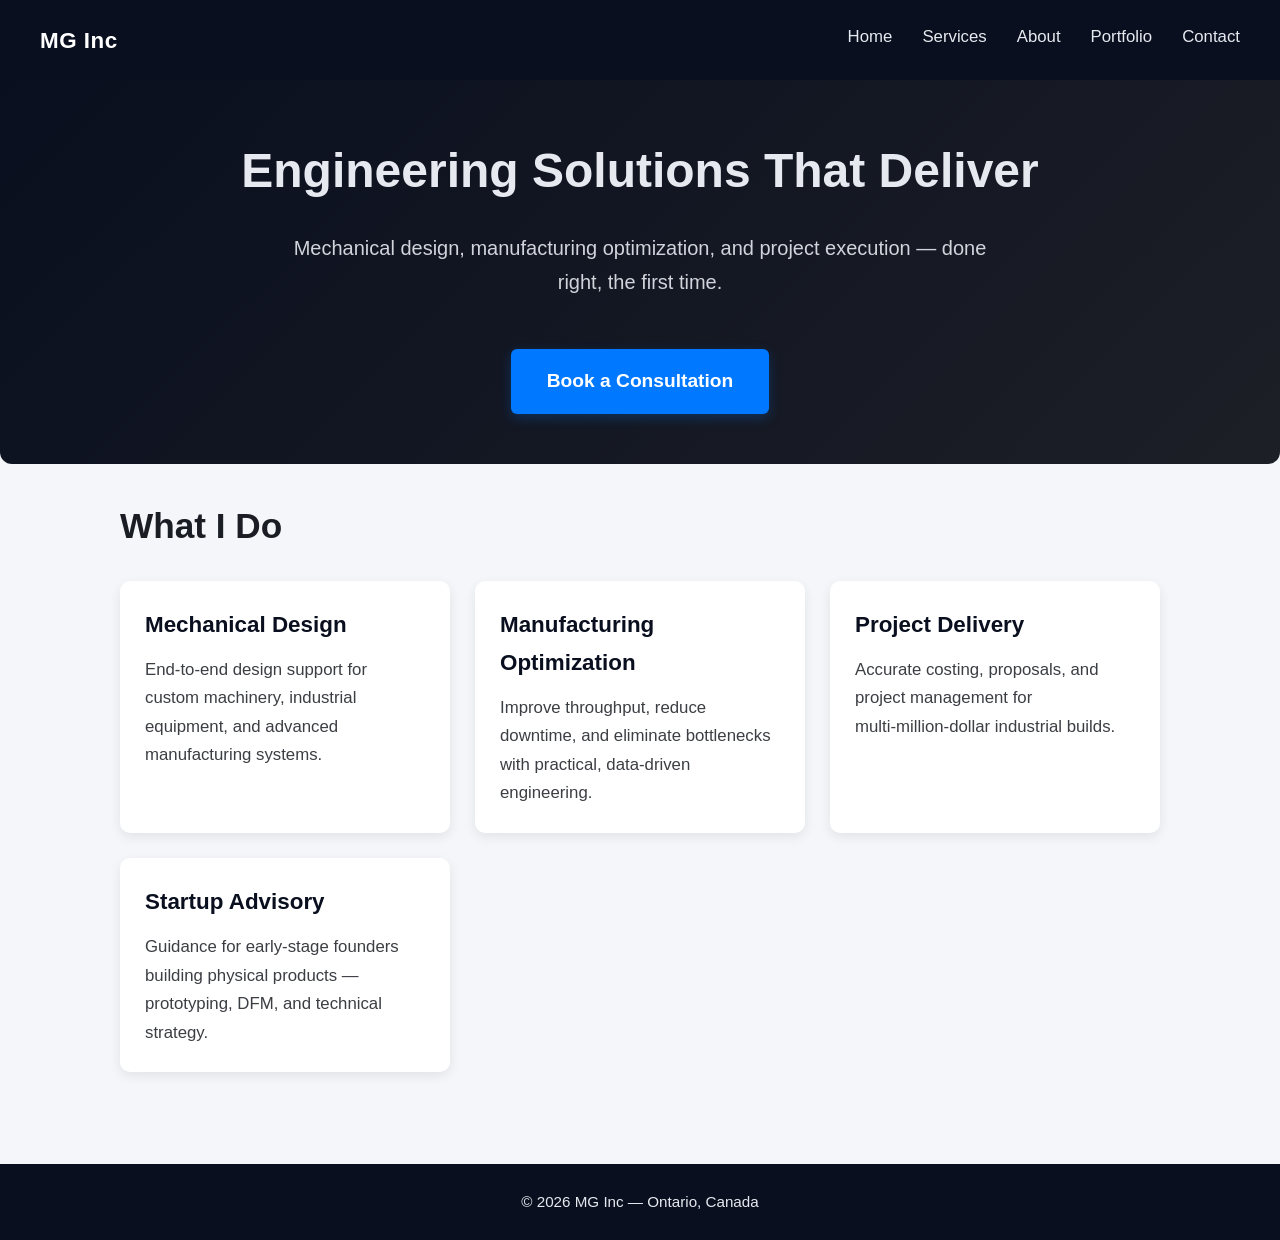
<file: index.html>
<!DOCTYPE html>
<html lang="en">
<head>
  <meta charset="UTF-8">
  <title>MG Inc</title>
  <link rel="stylesheet" href="styles.css">
</head>
<body>
  <div id="nav-placeholder"></div>

  <script>
    fetch("/partials/nav.html")
      .then(response => response.text())
      .then(data => {
        document.getElementById("nav-placeholder").innerHTML = data;
      });
  </script>
<section class="hero">
  <h1>Engineering Solutions That Deliver</h1>
  <p>Mechanical design, manufacturing optimization, and project execution — done right, the first time.</p>
  <a class="btn" href="/contact">Book a Consultation</a>
</section>

<section class="section">
  <h2>What I Do</h2>

  <div class="cards">
    <div class="card">
      <h3>Mechanical Design</h3>
      <p>End‑to‑end design support for custom machinery, industrial equipment, and advanced manufacturing systems.</p>
    </div>

    <div class="card">
      <h3>Manufacturing Optimization</h3>
      <p>Improve throughput, reduce downtime, and eliminate bottlenecks with practical, data‑driven engineering.</p>
    </div>

    <div class="card">
      <h3>Project Delivery</h3>
      <p>Accurate costing, proposals, and project management for multi‑million‑dollar industrial builds.</p>
    </div>

    <div class="card">
      <h3>Startup Advisory</h3>
      <p>Guidance for early‑stage founders building physical products — prototyping, DFM, and technical strategy.</p>
    </div>
  </div>
</section>

<footer>
  © 2026 MG Inc — Ontario, Canada
</footer>

</body>
</html>
</file>
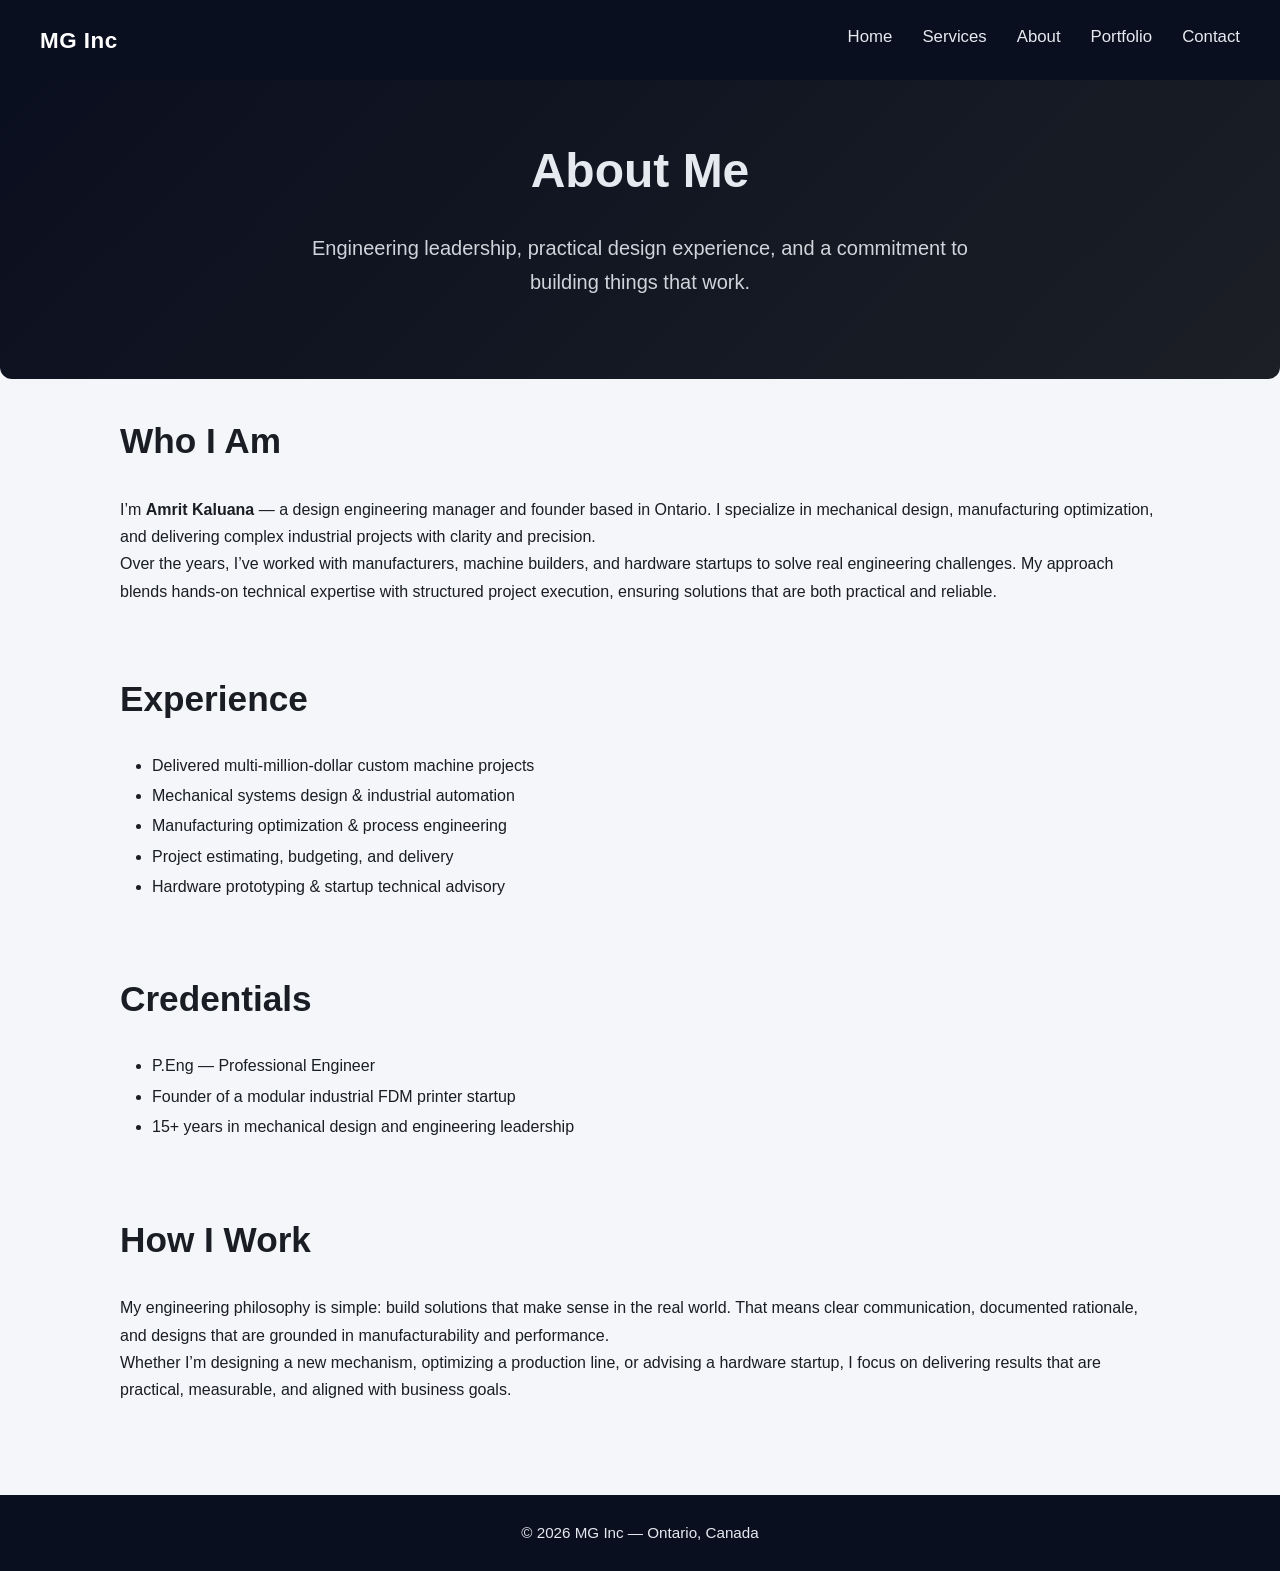
<file: about/index.html>
<!DOCTYPE html>
<html lang="en">
<head>
  <meta charset="UTF-8">
  <title>About — MG Inc</title>
  <link rel="stylesheet" href="../styles.css">
</head>
<body>

  <div id="nav-placeholder"></div>

  <script>
    fetch("/partials/nav.html")
      .then(response => response.text())
      .then(data => {
        document.getElementById("nav-placeholder").innerHTML = data;
      });
  </script>
  
<section class="hero">
  <h1>About Me</h1>
  <p>Engineering leadership, practical design experience, and a commitment to building things that work.</p>
</section>

<section class="section">
  <h2>Who I Am</h2>
  <p>
    I’m <strong>Amrit Kaluana</strong> — a design engineering manager and founder based in Ontario.
    I specialize in mechanical design, manufacturing optimization, and delivering complex industrial projects with clarity and precision.
  </p>

  <p>
    Over the years, I’ve worked with manufacturers, machine builders, and hardware startups to solve real engineering challenges.
    My approach blends hands‑on technical expertise with structured project execution, ensuring solutions that are both practical and reliable.
  </p>
</section>

<section class="section">
  <h2>Experience</h2>
  <ul class="service-list">
    <li>Delivered multi‑million‑dollar custom machine projects</li>
    <li>Mechanical systems design & industrial automation</li>
    <li>Manufacturing optimization & process engineering</li>
    <li>Project estimating, budgeting, and delivery</li>
    <li>Hardware prototyping & startup technical advisory</li>
  </ul>
</section>

<section class="section">
  <h2>Credentials</h2>
  <ul class="service-list">
    <li>P.Eng — Professional Engineer</li>
    <li>Founder of a modular industrial FDM printer startup</li>
    <li>15+ years in mechanical design and engineering leadership</li>
  </ul>
</section>

<section class="section">
  <h2>How I Work</h2>
  <p>
    My engineering philosophy is simple: build solutions that make sense in the real world.
    That means clear communication, documented rationale, and designs that are grounded in manufacturability and performance.
  </p>

  <p>
    Whether I’m designing a new mechanism, optimizing a production line, or advising a hardware startup,
    I focus on delivering results that are practical, measurable, and aligned with business goals.
  </p>
</section>

<footer>
  © 2026 MG Inc — Ontario, Canada
</footer>

</body>
</html>
</file>
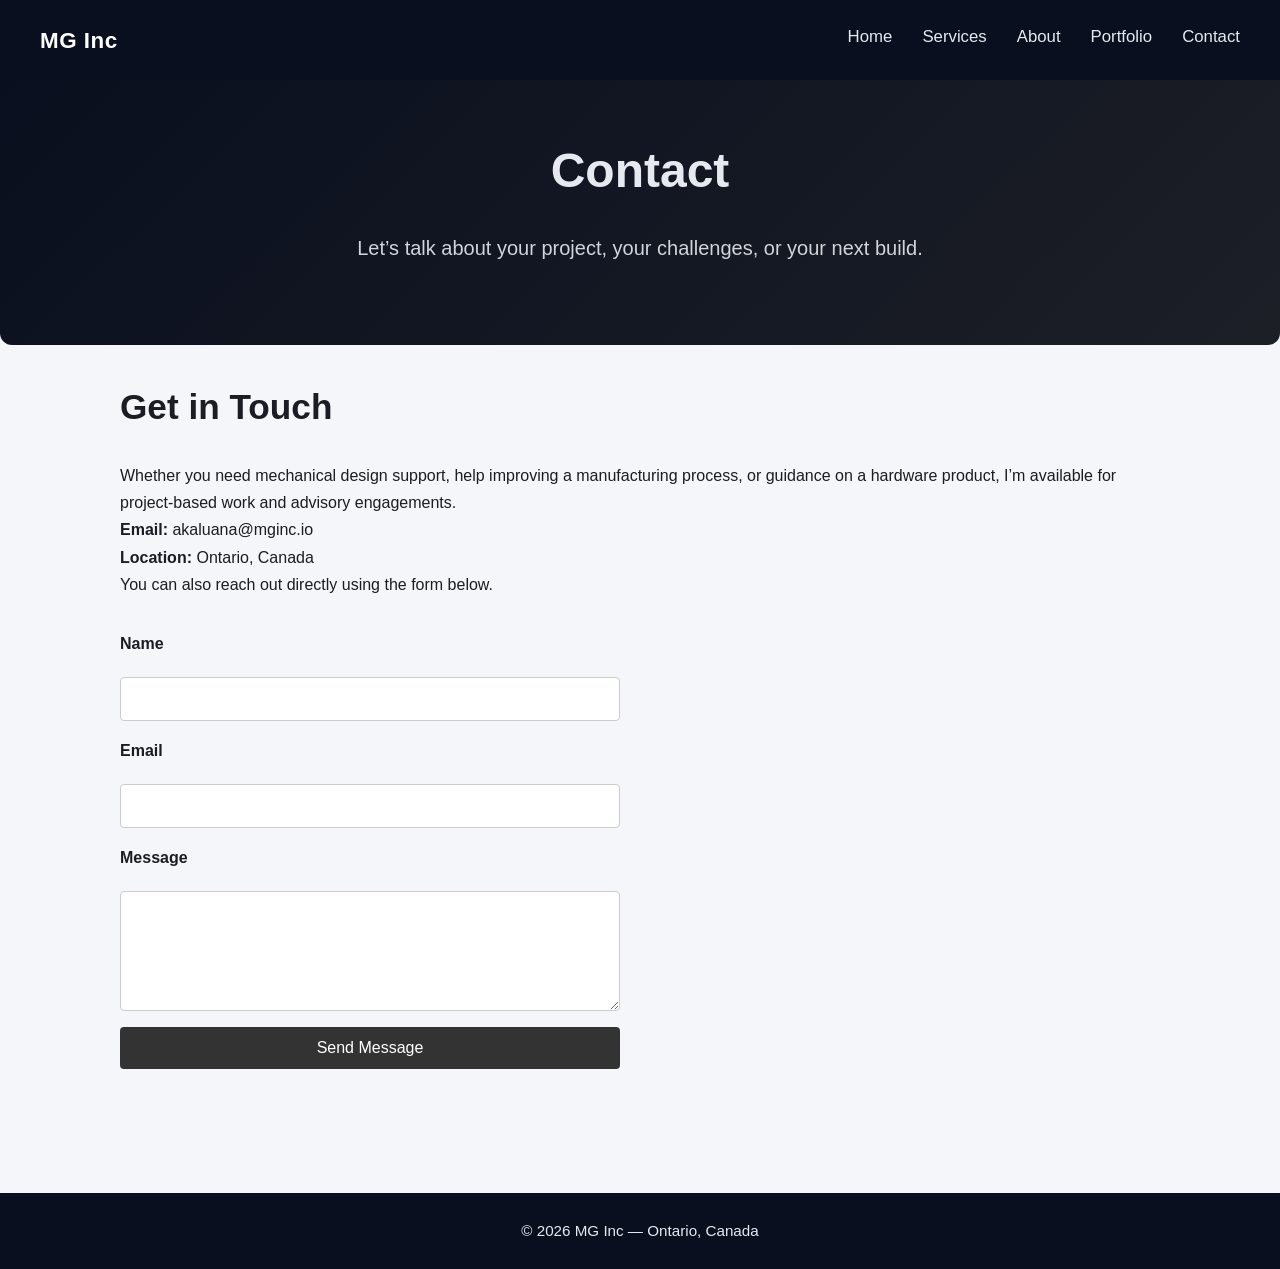
<file: contact/index.html>
<!DOCTYPE html>
<html lang="en">
<head>
  <meta charset="UTF-8">
  <title>Contact — MG Inc</title>
  <link rel="stylesheet" href="../styles.css">

  <style>
    .contact-form {
      max-width: 500px;
      margin: 2rem 0;
      display: flex;
      flex-direction: column;
      gap: 1rem;
    }

    .contact-form label {
      font-weight: 600;
      margin-bottom: 0.25rem;
    }

    .contact-form input,
    .contact-form textarea {
      width: 100%;
      padding: 0.75rem;
      border: 1px solid #ccc;
      border-radius: 4px;
      font-size: 1rem;
      font-family: inherit;
    }

    .contact-form textarea {
      resize: vertical;
      min-height: 120px;
    }

    .contact-form button {
      padding: 0.75rem 1.25rem;
      background: #333;
      color: #fff;
      border: none;
      border-radius: 4px;
      cursor: pointer;
      font-size: 1rem;
      transition: background 0.2s ease;
    }

    .contact-form button:hover {
      background: #555;
    }
  </style>
</head>

<body>

  <div id="nav-placeholder"></div>

  <script>
    fetch("/partials/nav.html")
      .then(response => response.text())
      .then(data => {
        document.getElementById("nav-placeholder").innerHTML = data;
      });
  </script>
  

<section class="hero">
  <h1>Contact</h1>
  <p>Let’s talk about your project, your challenges, or your next build.</p>
</section>

<section class="section">
  <h2>Get in Touch</h2>
  <p>
    Whether you need mechanical design support, help improving a manufacturing process,
    or guidance on a hardware product, I’m available for project-based work and advisory engagements.
  </p>

  <p><strong>Email:</strong> akaluana@mginc.io</p>
  <p><strong>Location:</strong> Ontario, Canada</p>

  <p>
    You can also reach out directly using the form below.
  </p>

  <!-- Success message (hidden by default) -->
  <div id="form-success" style="
    display:none;
    padding: 1rem;
    margin-top: 1rem;
    background: #e6ffed;
    border: 1px solid #b2f5c0;
    color: #1a7f37;
    border-radius: 4px;
    font-weight: 600;
  ">
    Message sent successfully — I’ll get back to you shortly.
  </div>
  
  <form id="contactForm" action="https://api.web3forms.com/submit" method="POST" class="contact-form">
    <input type="hidden" name="access_key" value="f027fa6f-e136-473f-8d67-c929f336b76c">
  
    <!-- Prevent Web3Forms redirect -->
    <input type="hidden" name="redirect" value="false">
  
    <label for="name">Name</label>
    <input type="text" id="name" name="name" required>
  
    <label for="email">Email</label>
    <input type="email" id="email" name="email" required>
  
    <label for="message">Message</label>
    <textarea id="message" name="message" required></textarea>
  
    <button type="submit">Send Message</button>
  </form>
  
  <script>
    const form = document.getElementById('contactForm');
    const successBox = document.getElementById('form-success');
  
    form.addEventListener('submit', async (e) => {
      e.preventDefault(); // stop page reload
  
      const formData = new FormData(form);
  
      const response = await fetch(form.action, {
        method: 'POST',
        body: formData
      });
  
      if (response.ok) {
        successBox.style.display = 'block';
        form.reset();
  
        setTimeout(() => {
          successBox.style.display = 'none';
        }, 5000);
      } else {
        alert('Something went wrong. Please try again.');
      }
    });
  </script>
  
</section>

<footer>
  © 2026 MG Inc — Ontario, Canada
</footer>

</body>
</html>
</file>
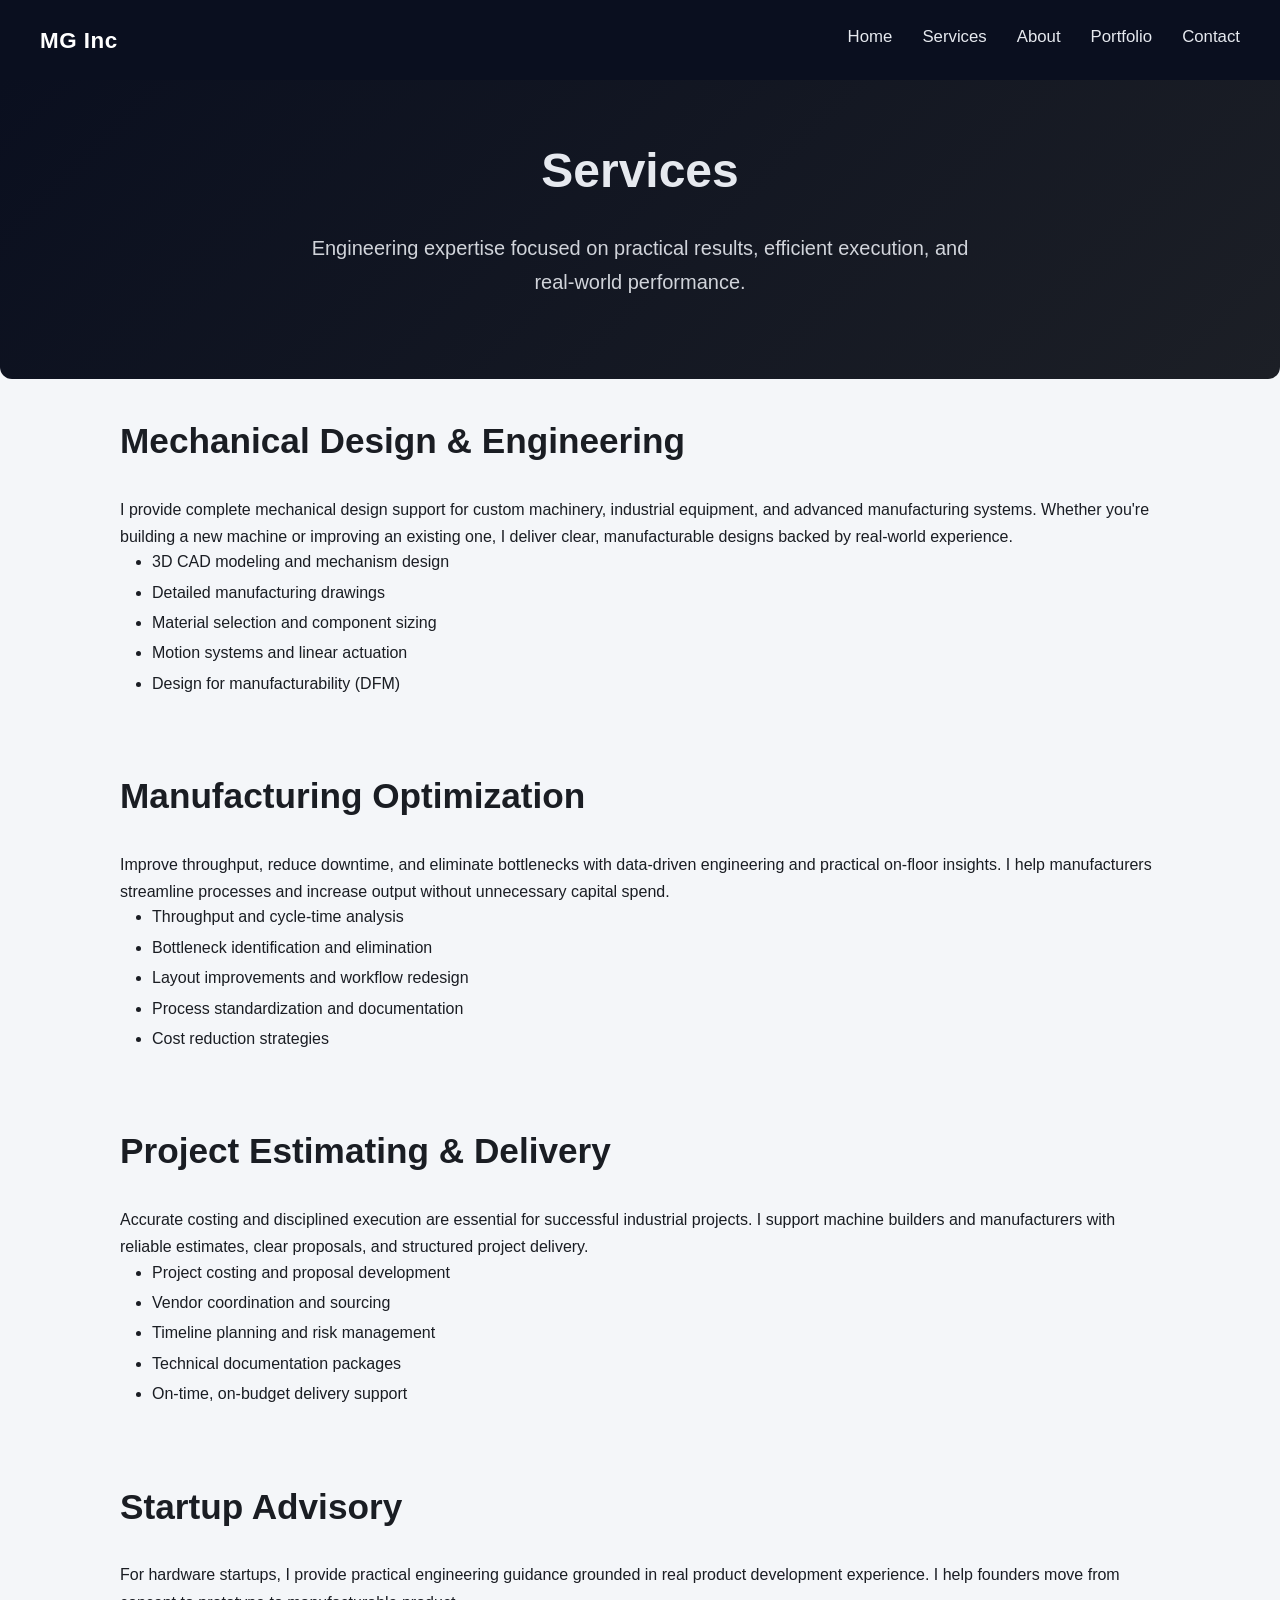
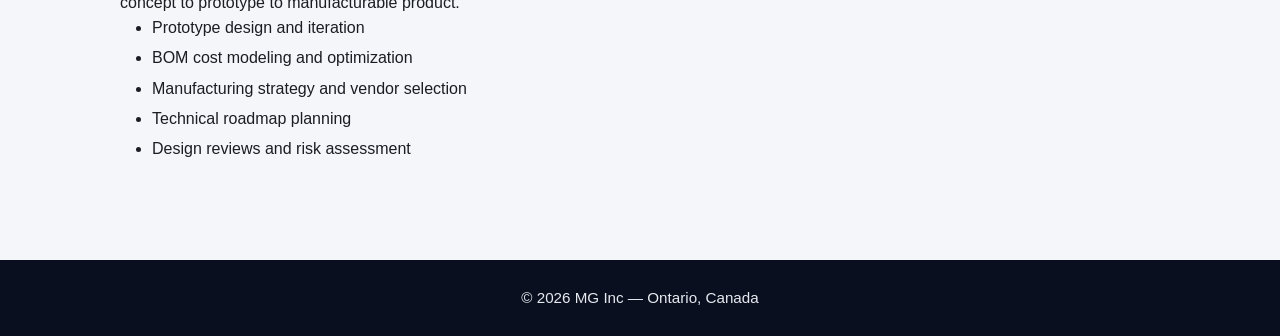
<file: services/index.html>
<!DOCTYPE html>
<html lang="en">
<head>
  <meta charset="UTF-8">
  <title>Services — MG Inc</title>
  <link rel="stylesheet" href="../styles.css">
</head>
<body>

  <div id="nav-placeholder"></div>

  <script>
    fetch("/partials/nav.html")
      .then(response => response.text())
      .then(data => {
        document.getElementById("nav-placeholder").innerHTML = data;
      });
  </script>
  
<section class="hero">
  <h1>Services</h1>
  <p>Engineering expertise focused on practical results, efficient execution, and real-world performance.</p>
</section>

<section class="section">
  <h2>Mechanical Design & Engineering</h2>
  <p>
    I provide complete mechanical design support for custom machinery, industrial equipment, and advanced manufacturing systems.
    Whether you're building a new machine or improving an existing one, I deliver clear, manufacturable designs backed by real-world experience.
  </p>

  <ul class="service-list">
    <li>3D CAD modeling and mechanism design</li>
    <li>Detailed manufacturing drawings</li>
    <li>Material selection and component sizing</li>
    <li>Motion systems and linear actuation</li>
    <li>Design for manufacturability (DFM)</li>
  </ul>
</section>

<section class="section">
  <h2>Manufacturing Optimization</h2>
  <p>
    Improve throughput, reduce downtime, and eliminate bottlenecks with data-driven engineering and practical on-floor insights.
    I help manufacturers streamline processes and increase output without unnecessary capital spend.
  </p>

  <ul class="service-list">
    <li>Throughput and cycle-time analysis</li>
    <li>Bottleneck identification and elimination</li>
    <li>Layout improvements and workflow redesign</li>
    <li>Process standardization and documentation</li>
    <li>Cost reduction strategies</li>
  </ul>
</section>

<section class="section">
  <h2>Project Estimating & Delivery</h2>
  <p>
    Accurate costing and disciplined execution are essential for successful industrial projects.
    I support machine builders and manufacturers with reliable estimates, clear proposals, and structured project delivery.
  </p>

  <ul class="service-list">
    <li>Project costing and proposal development</li>
    <li>Vendor coordination and sourcing</li>
    <li>Timeline planning and risk management</li>
    <li>Technical documentation packages</li>
    <li>On-time, on-budget delivery support</li>
  </ul>
</section>

<section class="section">
  <h2>Startup Advisory</h2>
  <p>
    For hardware startups, I provide practical engineering guidance grounded in real product development experience.
    I help founders move from concept to prototype to manufacturable product.
  </p>

  <ul class="service-list">
    <li>Prototype design and iteration</li>
    <li>BOM cost modeling and optimization</li>
    <li>Manufacturing strategy and vendor selection</li>
    <li>Technical roadmap planning</li>
    <li>Design reviews and risk assessment</li>
  </ul>
</section>

<footer>
  © 2026 MG Inc — Ontario, Canada
</footer>

</body>
</html>
</file>
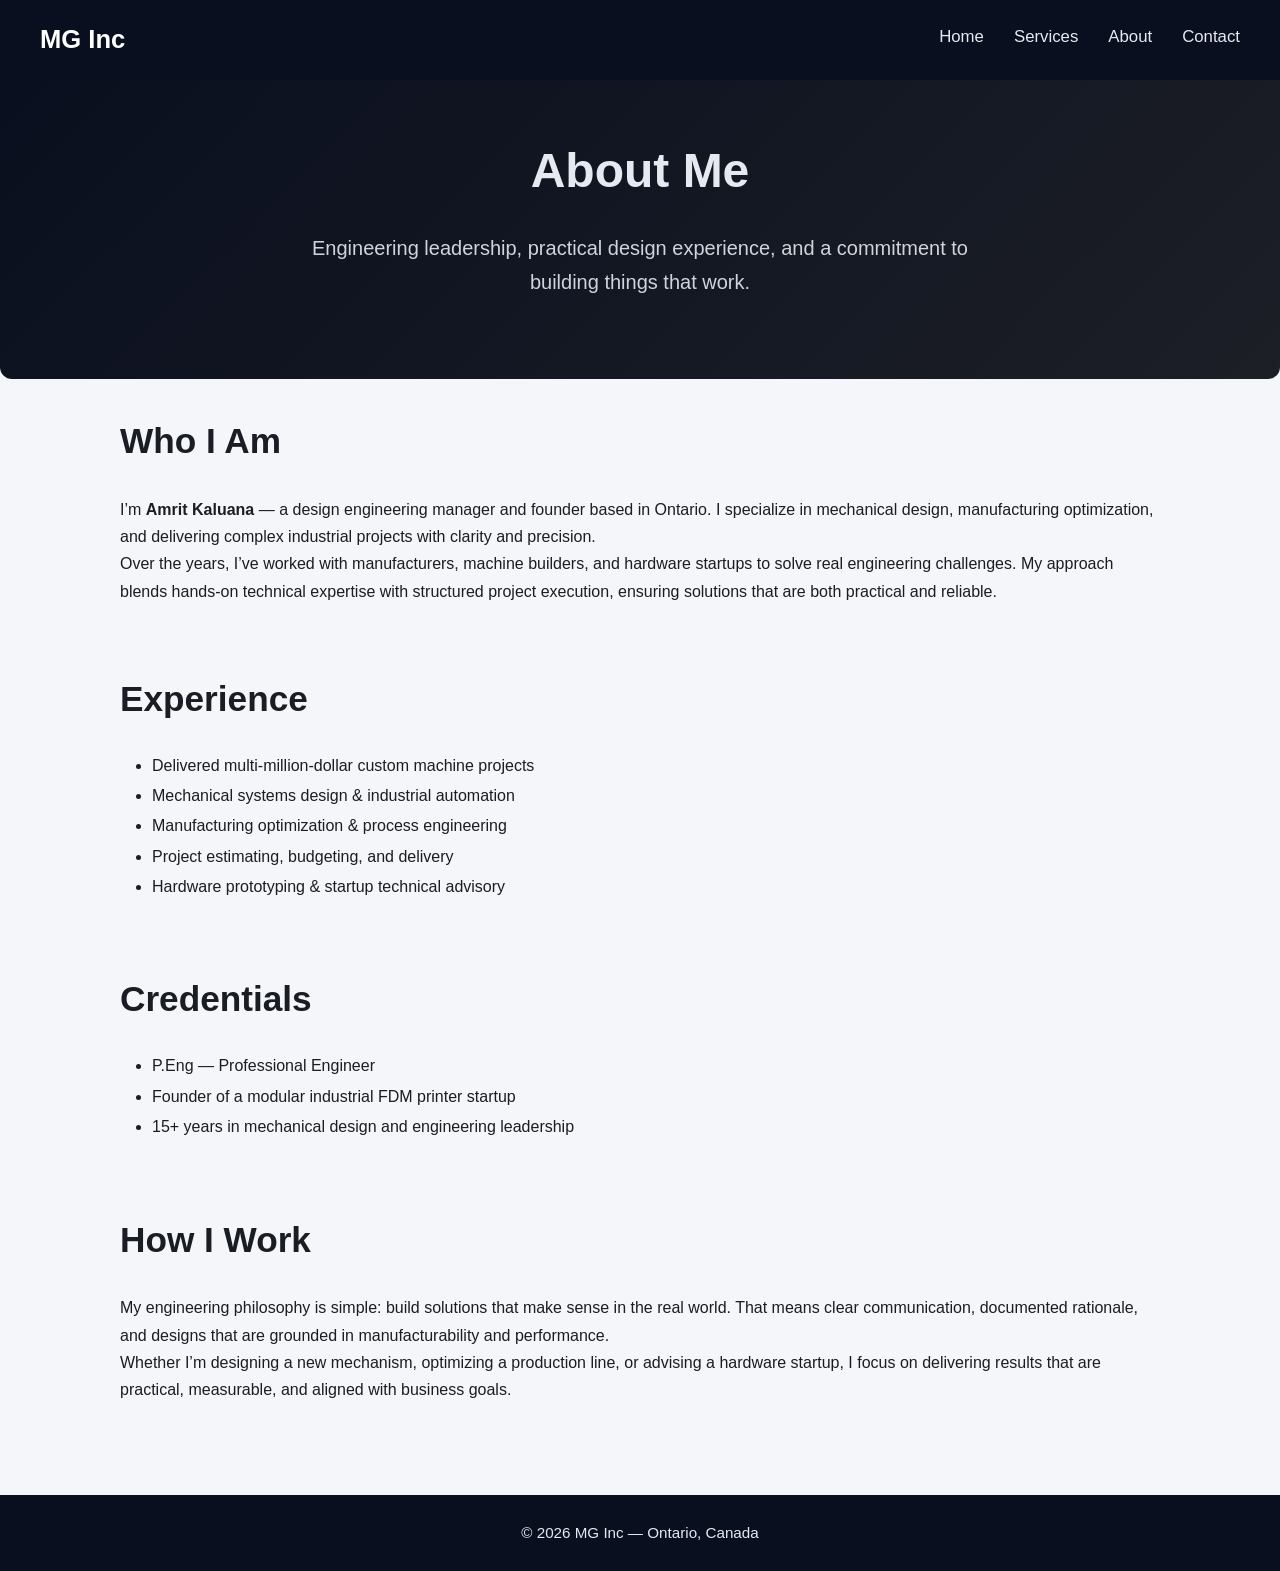
<file: about.html>
<!DOCTYPE html>
<html lang="en">
<head>
  <meta charset="UTF-8">
  <title>About — MG Inc</title>
  <link rel="stylesheet" href="styles.css">
</head>
<body>

<nav>
  <div class="logo">MG Inc</div>
  <ul>
    <li><a href="index.html">Home</a></li>
    <li><a href="services.html">Services</a></li>
    <li><a href="about.html">About</a></li>
    <li><a href="contact.html">Contact</a></li>
  </ul>
</nav>

<section class="hero">
  <h1>About Me</h1>
  <p>Engineering leadership, practical design experience, and a commitment to building things that work.</p>
</section>

<section class="section">
  <h2>Who I Am</h2>
  <p>
    I’m <strong>Amrit Kaluana</strong> — a design engineering manager and founder based in Ontario.
    I specialize in mechanical design, manufacturing optimization, and delivering complex industrial projects with clarity and precision.
  </p>

  <p>
    Over the years, I’ve worked with manufacturers, machine builders, and hardware startups to solve real engineering challenges.
    My approach blends hands‑on technical expertise with structured project execution, ensuring solutions that are both practical and reliable.
  </p>
</section>

<section class="section">
  <h2>Experience</h2>
  <ul class="service-list">
    <li>Delivered multi‑million‑dollar custom machine projects</li>
    <li>Mechanical systems design & industrial automation</li>
    <li>Manufacturing optimization & process engineering</li>
    <li>Project estimating, budgeting, and delivery</li>
    <li>Hardware prototyping & startup technical advisory</li>
  </ul>
</section>

<section class="section">
  <h2>Credentials</h2>
  <ul class="service-list">
    <li>P.Eng — Professional Engineer</li>
    <li>Founder of a modular industrial FDM printer startup</li>
    <li>15+ years in mechanical design and engineering leadership</li>
  </ul>
</section>

<section class="section">
  <h2>How I Work</h2>
  <p>
    My engineering philosophy is simple: build solutions that make sense in the real world.
    That means clear communication, documented rationale, and designs that are grounded in manufacturability and performance.
  </p>

  <p>
    Whether I’m designing a new mechanism, optimizing a production line, or advising a hardware startup,
    I focus on delivering results that are practical, measurable, and aligned with business goals.
  </p>
</section>

<footer>
  © 2026 MG Inc — Ontario, Canada
</footer>

</body>
</html>
</file>
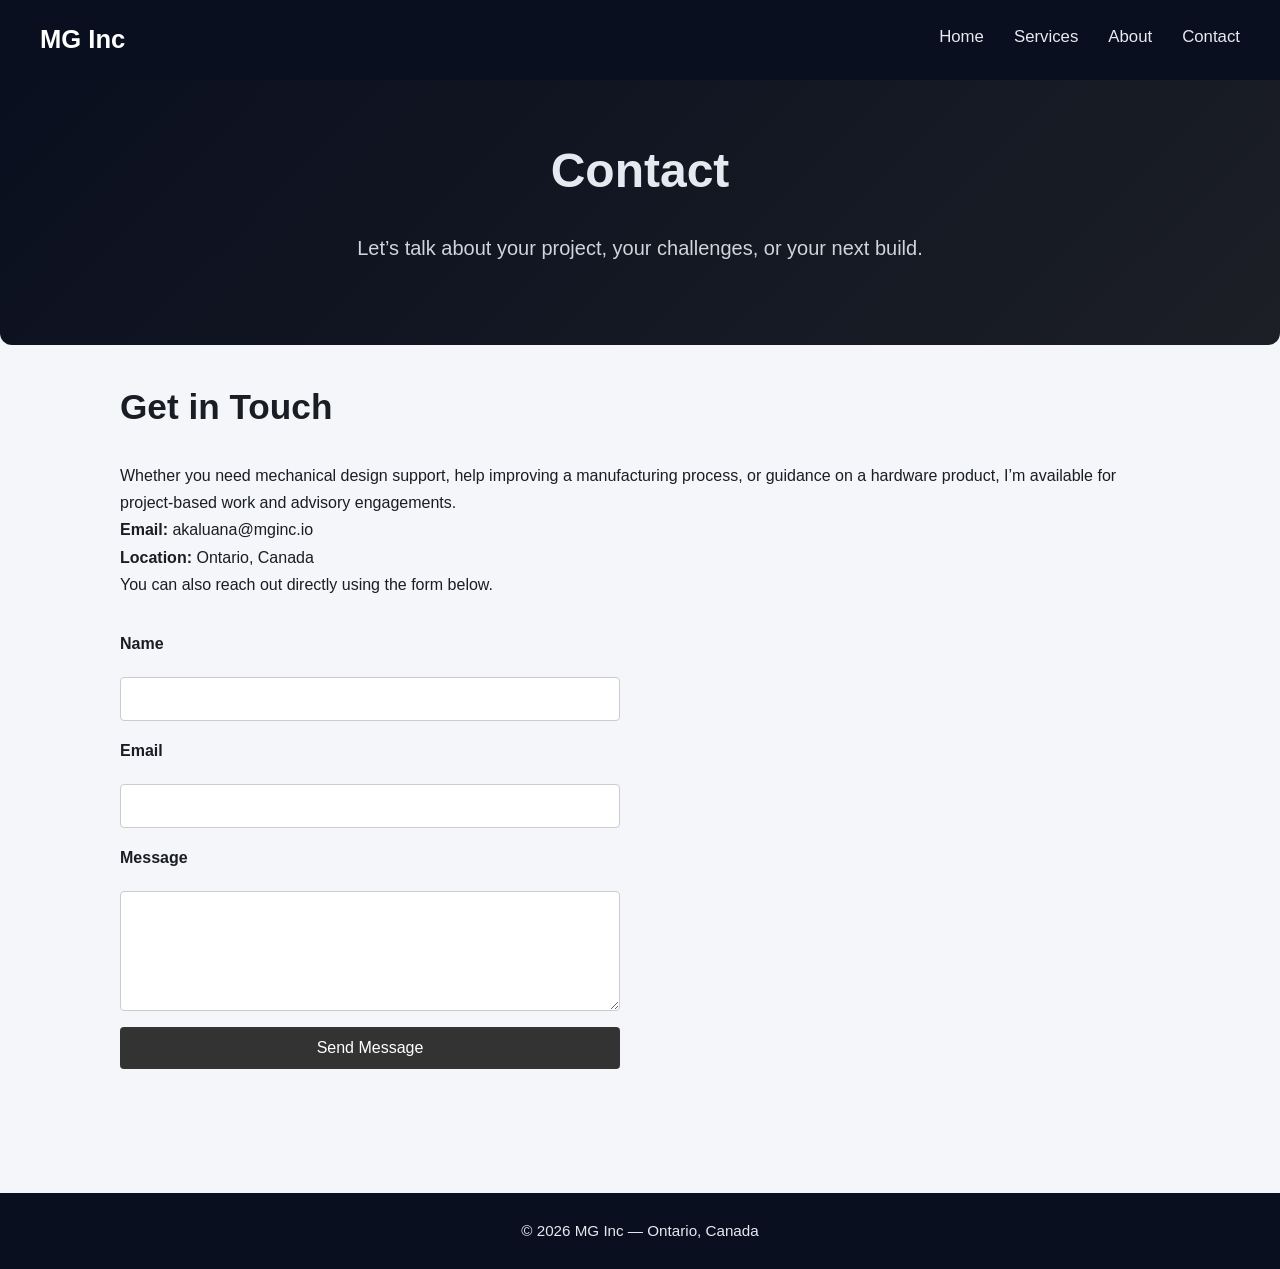
<file: contact.html>
<!DOCTYPE html>
<html lang="en">
<head>
  <meta charset="UTF-8">
  <title>Contact — MG Inc</title>
  <link rel="stylesheet" href="styles.css">

  <style>
    .contact-form {
      max-width: 500px;
      margin: 2rem 0;
      display: flex;
      flex-direction: column;
      gap: 1rem;
    }

    .contact-form label {
      font-weight: 600;
      margin-bottom: 0.25rem;
    }

    .contact-form input,
    .contact-form textarea {
      width: 100%;
      padding: 0.75rem;
      border: 1px solid #ccc;
      border-radius: 4px;
      font-size: 1rem;
      font-family: inherit;
    }

    .contact-form textarea {
      resize: vertical;
      min-height: 120px;
    }

    .contact-form button {
      padding: 0.75rem 1.25rem;
      background: #333;
      color: #fff;
      border: none;
      border-radius: 4px;
      cursor: pointer;
      font-size: 1rem;
      transition: background 0.2s ease;
    }

    .contact-form button:hover {
      background: #555;
    }
  </style>
</head>

<body>

<nav>
  <div class="logo">MG Inc</div>
  <ul>
    <li><a href="index.html">Home</a></li>
    <li><a href="services.html">Services</a></li>
    <li><a href="about.html">About</a></li>
    <li><a href="contact.html">Contact</a></li>
  </ul>
</nav>

<section class="hero">
  <h1>Contact</h1>
  <p>Let’s talk about your project, your challenges, or your next build.</p>
</section>

<section class="section">
  <h2>Get in Touch</h2>
  <p>
    Whether you need mechanical design support, help improving a manufacturing process,
    or guidance on a hardware product, I’m available for project-based work and advisory engagements.
  </p>

  <p><strong>Email:</strong> akaluana@mginc.io</p>
  <p><strong>Location:</strong> Ontario, Canada</p>

  <p>
    You can also reach out directly using the form below.
  </p>

  <!-- Success message (hidden by default) -->
  <div id="form-success" style="
    display:none;
    padding: 1rem;
    margin-top: 1rem;
    background: #e6ffed;
    border: 1px solid #b2f5c0;
    color: #1a7f37;
    border-radius: 4px;
    font-weight: 600;
  ">
    Message sent successfully — I’ll get back to you shortly.
  </div>
  
  <form id="contactForm" action="https://api.web3forms.com/submit" method="POST" class="contact-form">
    <input type="hidden" name="access_key" value="f027fa6f-e136-473f-8d67-c929f336b76c">
  
    <!-- Prevent Web3Forms redirect -->
    <input type="hidden" name="redirect" value="false">
  
    <label for="name">Name</label>
    <input type="text" id="name" name="name" required>
  
    <label for="email">Email</label>
    <input type="email" id="email" name="email" required>
  
    <label for="message">Message</label>
    <textarea id="message" name="message" required></textarea>
  
    <button type="submit">Send Message</button>
  </form>
  
  <script>
    const form = document.getElementById('contactForm');
    const successBox = document.getElementById('form-success');
  
    form.addEventListener('submit', async (e) => {
      e.preventDefault(); // stop page reload
  
      const formData = new FormData(form);
  
      const response = await fetch(form.action, {
        method: 'POST',
        body: formData
      });
  
      if (response.ok) {
        successBox.style.display = 'block';
        form.reset();
  
        setTimeout(() => {
          successBox.style.display = 'none';
        }, 5000);
      } else {
        alert('Something went wrong. Please try again.');
      }
    });
  </script>
  
</section>

<footer>
  © 2026 MG Inc — Ontario, Canada
</footer>

</body>
</html>
</file>
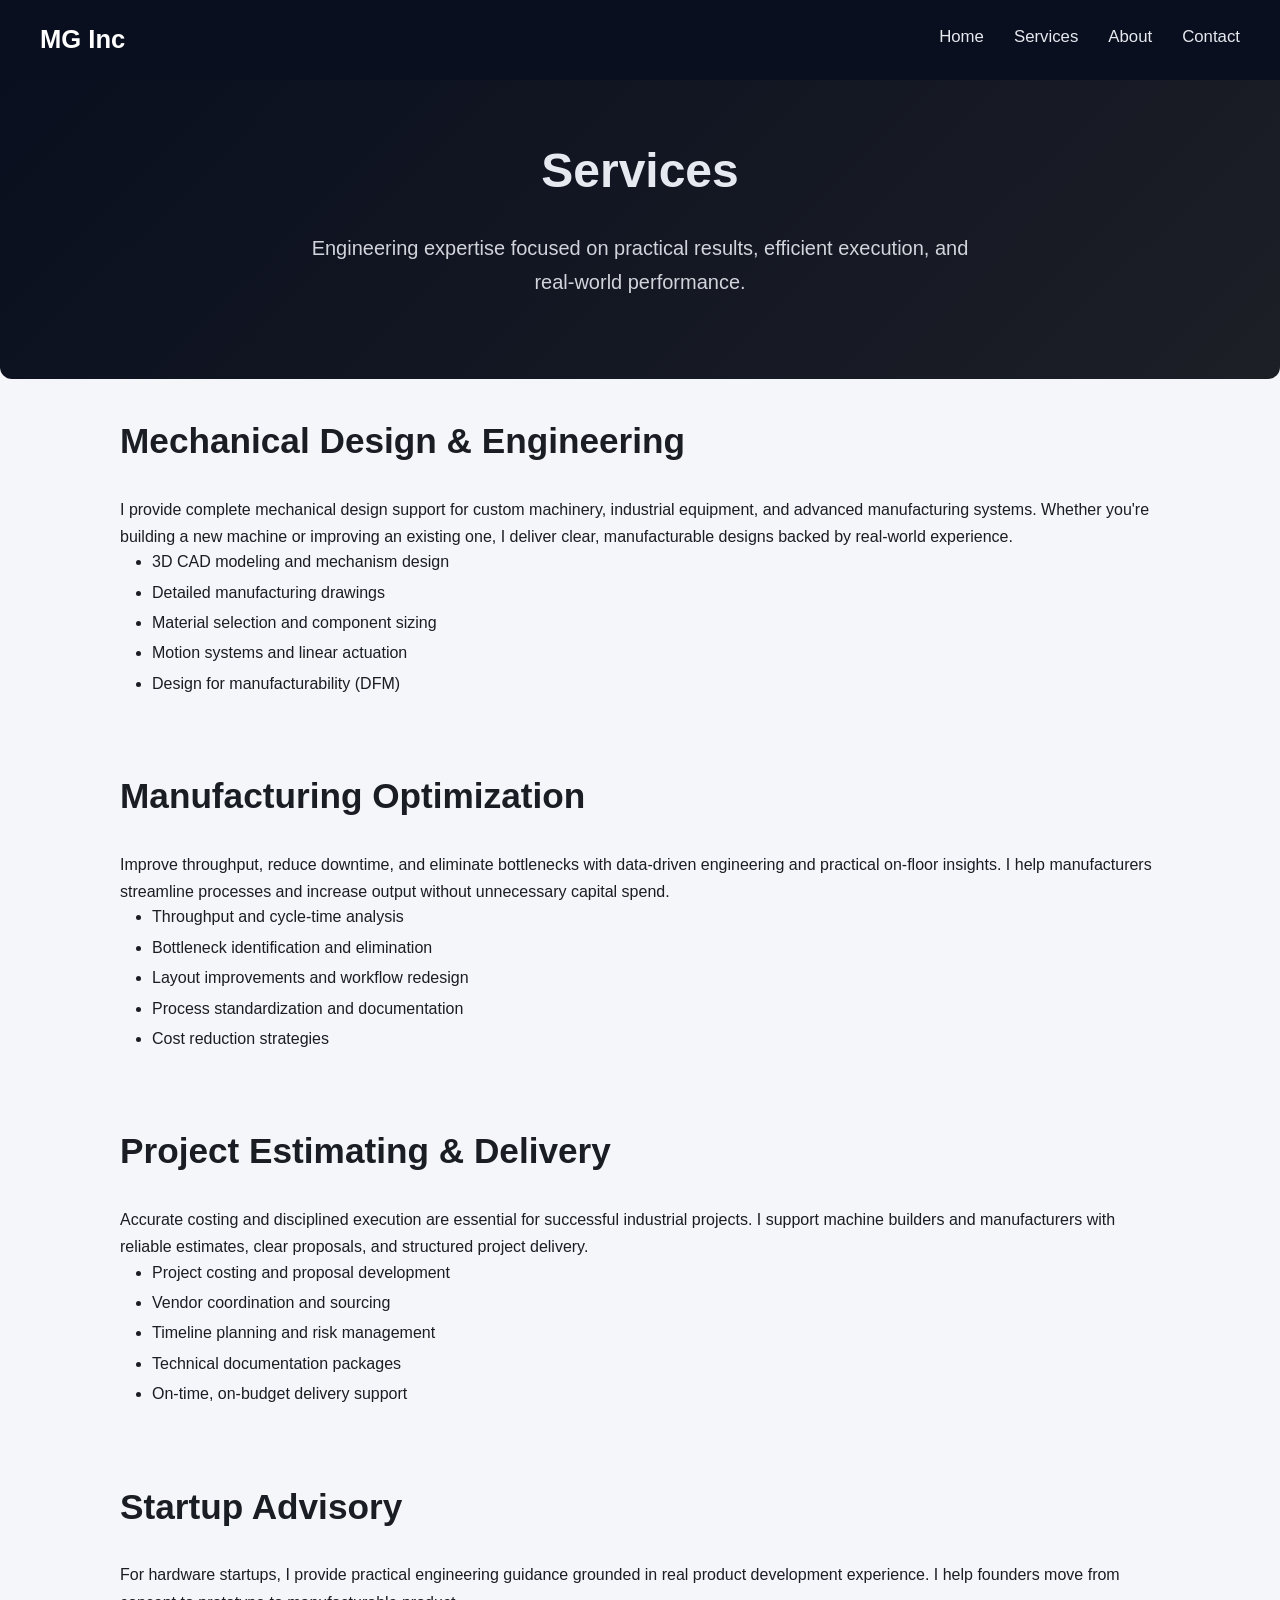
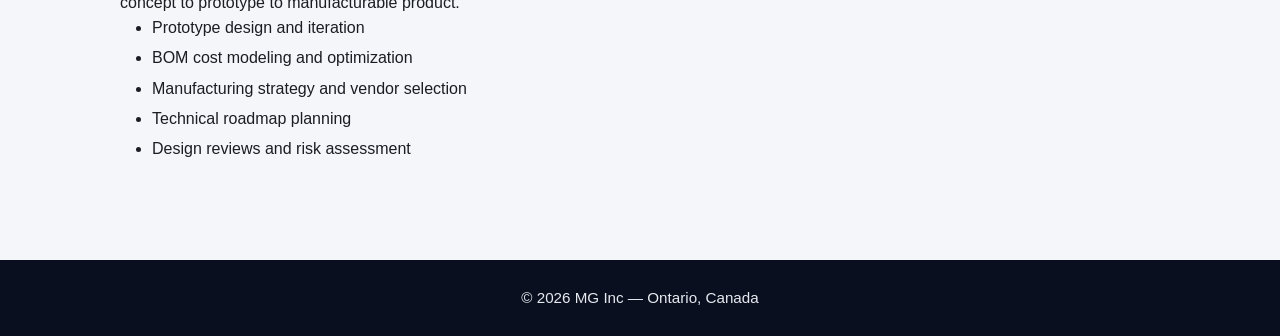
<file: services.html>
<!DOCTYPE html>
<html lang="en">
<head>
  <meta charset="UTF-8">
  <title>Services — MG Inc</title>
  <link rel="stylesheet" href="styles.css">
</head>
<body>

<nav>
  <div class="logo">MG Inc</div>
  <ul>
    <li><a href="index.html">Home</a></li>
    <li><a href="services.html">Services</a></li>
    <li><a href="about.html">About</a></li>
    <li><a href="contact.html">Contact</a></li>
  </ul>
</nav>

<section class="hero">
  <h1>Services</h1>
  <p>Engineering expertise focused on practical results, efficient execution, and real-world performance.</p>
</section>

<section class="section">
  <h2>Mechanical Design & Engineering</h2>
  <p>
    I provide complete mechanical design support for custom machinery, industrial equipment, and advanced manufacturing systems.
    Whether you're building a new machine or improving an existing one, I deliver clear, manufacturable designs backed by real-world experience.
  </p>

  <ul class="service-list">
    <li>3D CAD modeling and mechanism design</li>
    <li>Detailed manufacturing drawings</li>
    <li>Material selection and component sizing</li>
    <li>Motion systems and linear actuation</li>
    <li>Design for manufacturability (DFM)</li>
  </ul>
</section>

<section class="section">
  <h2>Manufacturing Optimization</h2>
  <p>
    Improve throughput, reduce downtime, and eliminate bottlenecks with data-driven engineering and practical on-floor insights.
    I help manufacturers streamline processes and increase output without unnecessary capital spend.
  </p>

  <ul class="service-list">
    <li>Throughput and cycle-time analysis</li>
    <li>Bottleneck identification and elimination</li>
    <li>Layout improvements and workflow redesign</li>
    <li>Process standardization and documentation</li>
    <li>Cost reduction strategies</li>
  </ul>
</section>

<section class="section">
  <h2>Project Estimating & Delivery</h2>
  <p>
    Accurate costing and disciplined execution are essential for successful industrial projects.
    I support machine builders and manufacturers with reliable estimates, clear proposals, and structured project delivery.
  </p>

  <ul class="service-list">
    <li>Project costing and proposal development</li>
    <li>Vendor coordination and sourcing</li>
    <li>Timeline planning and risk management</li>
    <li>Technical documentation packages</li>
    <li>On-time, on-budget delivery support</li>
  </ul>
</section>

<section class="section">
  <h2>Startup Advisory</h2>
  <p>
    For hardware startups, I provide practical engineering guidance grounded in real product development experience.
    I help founders move from concept to prototype to manufacturable product.
  </p>

  <ul class="service-list">
    <li>Prototype design and iteration</li>
    <li>BOM cost modeling and optimization</li>
    <li>Manufacturing strategy and vendor selection</li>
    <li>Technical roadmap planning</li>
    <li>Design reviews and risk assessment</li>
  </ul>
</section>

<footer>
  © 2026 MG Inc — Ontario, Canada
</footer>

</body>
</html>
</file>
<file: styles.css>
/* GLOBAL */
* {
  margin: 0;
  padding: 0;
  box-sizing: border-box;
  font-family: "Segoe UI", Arial, sans-serif;
}

body {
  background: #f4f6f9;
  color: #1a1d23;
  line-height: 1.7;
}

/* NAVIGATION */
nav {
  background: #0a0f1f;
  padding: 18px 40px;
  display: flex;
  justify-content: space-between;
  align-items: center;
}

nav .logo {
  color: #fff;
  font-size: 1.6rem;
  font-weight: 600;
  font-family: 'Inter', sans-serif;
}

.logo a {
  text-decoration: none;
  color: inherit;
  font-weight: 700;
  font-size: 1.4rem;
  letter-spacing: 0.5px;
}

.logo a:hover {
  opacity: 0.8;
}

nav ul {
  list-style: none;
  display: flex;
  gap: 30px;
}

nav ul li a {
  color: #e6e9ef;
  text-decoration: none;
  font-size: 1.05rem;
  transition: 0.2s;
}

nav ul li a:hover {
  color: #fff;
}

ul, ol {
  padding-left: 2rem;
}

ul li, ol li {
  margin-bottom: 0.4rem;
  line-height: 1.5;
}

/* HERO SECTION */
.hero {
  padding: 50px 50px;
  text-align: center;
  background: linear-gradient(135deg, #0a0f1f, #1c1f26);
  color: #e6e9ef;
  border-radius: 0 0 12px 12px;
}

.hero h1 {
  font-size: 3rem;
  margin-bottom: 20px;
  font-weight: 700;
}

.hero p {
  font-size: 1.25rem;
  max-width: 700px;
  margin: auto;
  opacity: 0.9;
  margin-bottom: 30px;
}

.hero .btn {
  margin-top: 20px;
  font-size: 1.2rem;
  padding: 16px 36px;
}

/* SECTIONS */
.section {
  padding: 32px 30px;
  max-width: 1100px;
  margin: auto;
}

.section h2 {
  font-size: 2.2rem;
  margin-bottom: 25px;
  font-weight: 700;
}

/* GENERIC CARDS */
.cards {
  display: grid;
  grid-template-columns: repeat(auto-fit, minmax(260px, 1fr));
  gap: 25px;
  margin-top: 20px;
}

.card {
  background: #fff;
  padding: 25px;
  border-radius: 10px;
  box-shadow: 0 4px 12px rgba(0,0,0,0.08);
  transition: 0.25s;
}

.card:hover {
  transform: translateY(-5px);
  box-shadow: 0 6px 18px rgba(0,0,0,0.12);
}

.card h3 {
  font-size: 1.4rem;
  margin-bottom: 12px;
  color: #0a0f1f;
}

.card p {
  font-size: 1.05rem;
  opacity: 0.85;
}

/* BUTTON */
.btn {
  display: inline-block;
  padding: 14px 32px;
  background: #0078ff;
  color: #fff !important;
  text-decoration: none !important;
  border-radius: 6px;
  font-size: 1.15rem;
  font-weight: 600;
  transition: 0.2s;
  box-shadow: 0 4px 12px rgba(0, 120, 255, 0.25);
}

.btn:hover {
  background: #005fcc;
  box-shadow: 0 6px 18px rgba(0, 120, 255, 0.35);
  transform: translateY(-2px);
}

/* PORTFOLIO GRID — FIXED TO USE ID */
#portfolio-grid {
  display: grid;
  grid-template-columns: repeat(auto-fit, minmax(320px, 1fr));
  gap: 1.8rem;
  margin-top: 2rem;
}

/* PORTFOLIO CARD */
.portfolio-card {
  background: #fff;
  border: 1px solid #ddd;
  border-radius: 10px;
  padding: 22px;
  cursor: pointer;
  transition: 0.25s ease;
  box-shadow: 0 4px 12px rgba(0,0,0,0.06);
}

.portfolio-card:hover {
  transform: translateY(-4px);
  box-shadow: 0 6px 18px rgba(0,0,0,0.12);
}

/* CARD HEADER */
.card-header {
  display: block;
}

.card-header h3 {
  font-size: 1.35rem;
  font-weight: 700;
  line-height: 1.25;
  margin-bottom: 0.4rem;
  color: #0a0f1f;

  display: -webkit-box;
  -webkit-line-clamp: 2;
  line-clamp: 2;
  -webkit-box-orient: vertical;
  overflow: hidden;
}

.card-header p {
  font-size: 1.05rem;
  color: #444;
  line-height: 1.55;

  display: -webkit-box;
  -webkit-line-clamp: 3;
  line-clamp: 3;
  -webkit-box-orient: vertical;
  overflow: hidden;
}

/* IMAGE VIEWER */
.image-viewer {
  position: relative;
  margin: 1rem 0 1.2rem;
  text-align: center;
}

.image-viewer .main-image {
  width: 100%;
  max-height: 400px;
  object-fit: contain;
  border: 1px solid #ddd;
  border-radius: 4px;
  background: #fafafa;
}

.image-viewer .nav {
  position: absolute;
  top: 50%;
  transform: translateY(-50%);
  background: #00000055;
  color: white;
  border: none;
  font-size: 2rem;
  padding: 0.2rem 0.6rem;
  cursor: pointer;
  border-radius: 4px;
}

.image-viewer .nav.left { left: 10px; }
.image-viewer .nav.right { right: 10px; }

/* THUMBNAILS */
.thumbs {
  display: flex;
  gap: 0.5rem;
  overflow-x: auto;
  margin-bottom: 1.2rem;
}

.thumbs img.thumb {
  height: 70px;
  width: auto;
  object-fit: contain;
  border: 1px solid #ddd;
  border-radius: 4px;
  cursor: pointer;
  background: white;
}

/* MODAL */
.modal {
  position: fixed;
  top: 0;
  left: 0;
  width: 100%;
  height: 100%;
  background: rgba(0,0,0,0.35);
  backdrop-filter: blur(2px);
  display: flex;
  justify-content: center;
  align-items: flex-start;
  padding-top: 4rem;
  z-index: 9999;
}

.modal.hidden {
  display: none;
}

.modal-content {
  background: #fff;
  width: min(900px, 90%);
  max-height: 85vh;
  overflow-y: auto;
  border-radius: 10px;
  padding: 2rem;
  position: relative;
  box-shadow: 0 8px 30px rgba(0,0,0,0.25);
  animation: fadeIn 0.25s ease;
}

.modal-close {
  position: absolute;
  top: 12px;
  right: 12px;
  background: none;
  border: none;
  font-size: 2rem;
  cursor: pointer;
  color: #444;
}

.modal-close:hover {
  color: #000;
}

@keyframes fadeIn {
  from { opacity: 0; transform: translateY(-10px); }
  to { opacity: 1; transform: translateY(0); }
}

/* FOOTER */
footer {
  background: #0a0f1f;
  color: #e6e9ef;
  text-align: center;
  padding: 25px;
  margin-top: 60px;
  font-size: 0.95rem;
}

/* TABS */
/* TABS */
.portfolio-tabs {
  display: flex;
  justify-content: center;
  gap: 1rem;
  margin-bottom: 1.5rem;
}

.portfolio-tabs .tab {
  padding: 10px 22px;
  border: 1px solid #ccc;
  background: #f7f7f7;
  border-radius: 6px;
  cursor: pointer;
  font-size: 1rem;
  transition: 0.2s;
}

.portfolio-tabs .tab.active {
  background: #0a0f1f;
  color: white;
  border-color: #0a0f1f;
}

/* TAB CONTENT */
.tab-content {
  display: none;
  max-width: 1100px;
  margin: 0 auto;
}

.tab-content.active {
  display: block;
}


/* GALLERY GRID */
#gallery-grid {
  display: grid;
  grid-template-columns: repeat(auto-fit, minmax(240px, 1fr));
  gap: 1.2rem;
  margin-top: 1rem;
}

#gallery-grid img {
  width: 100%;
  border-radius: 8px;
  border: 1px solid #ddd;
  object-fit: cover;
  background: #fafafa;
}

/* GALLERY LIGHTBOX */
.gallery-lightbox-content {
  position: relative;
  padding: 0;
  background: #000;
  display: flex;
  justify-content: center;
  align-items: center;

  width: 90vw;          /* reduced from full width */
  height: 85vh;         /* reduced from full height */
  max-width: 1200px;    /* prevents giant scaling on big monitors */
  max-height: 90vh;
  border-radius: 10px;
  overflow: hidden;
  padding: 0;
}

#gallery-lightbox-image {
  width: auto;
  height: auto;
  max-width: 100%;
  max-height: 100%;
  object-fit: contain;
}

/* Lightbox nav arrows */
.gallery-nav {
  position: absolute;
  top: 50%;
  transform: translateY(-50%);
  background: rgba(0,0,0,0.45);   /* softer translucent background */
  color: white;
  border: none;
  font-size: 2.4rem;              /* reduced from 3rem */
  padding: 0.2rem 0.6rem;         /* slightly smaller padding */
  cursor: pointer;
  border-radius: 6px;
  z-index: 10;
  transition: background 0.2s ease;
}

.gallery-nav.left { left: 10px; }
.gallery-nav.right { right: 10px; }

.gallery-nav:hover {
  background: rgba(0,0,0,0.65);   /* subtle hover darkening */
}


/* Close button override */
.gallery-lightbox-close {
  position: absolute;
  top: 10px;
  right: 14px;
  font-size: 2.2rem;
  color: white;
  z-index: 20;
}
</file>
